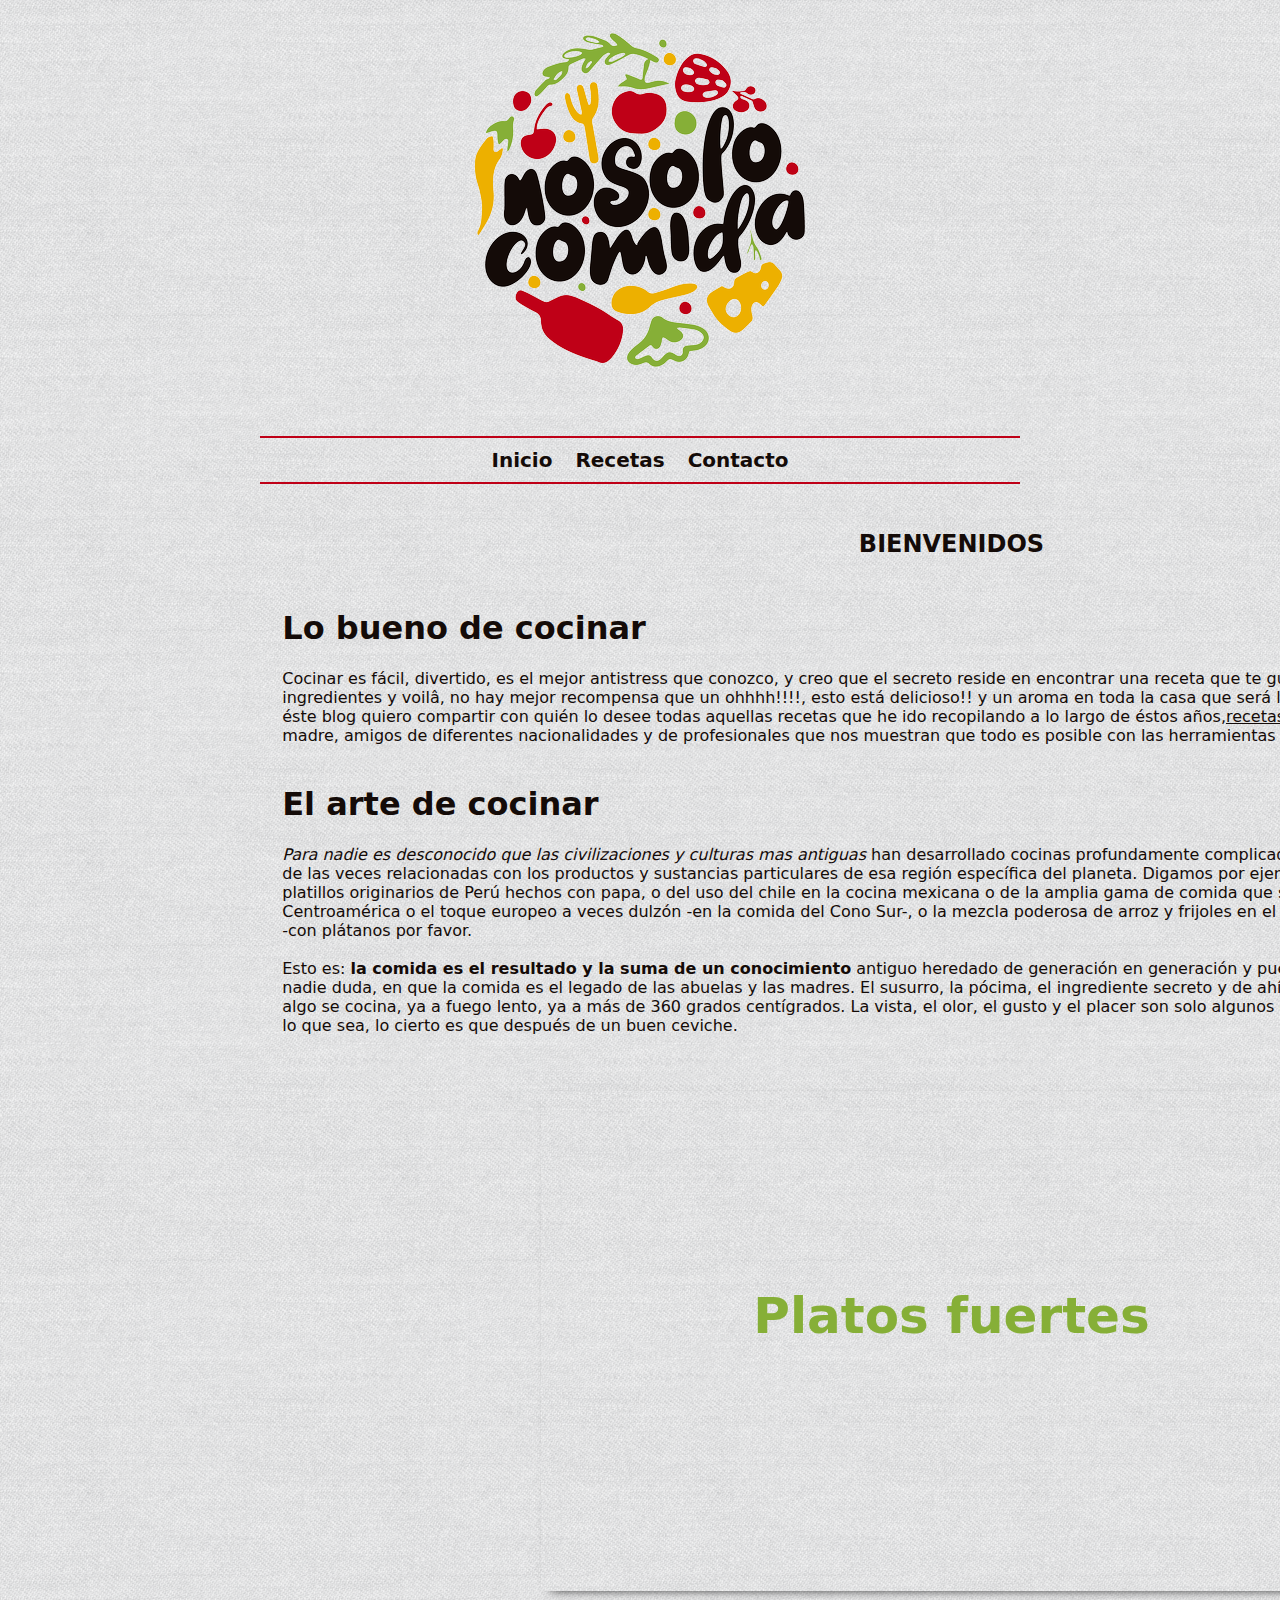
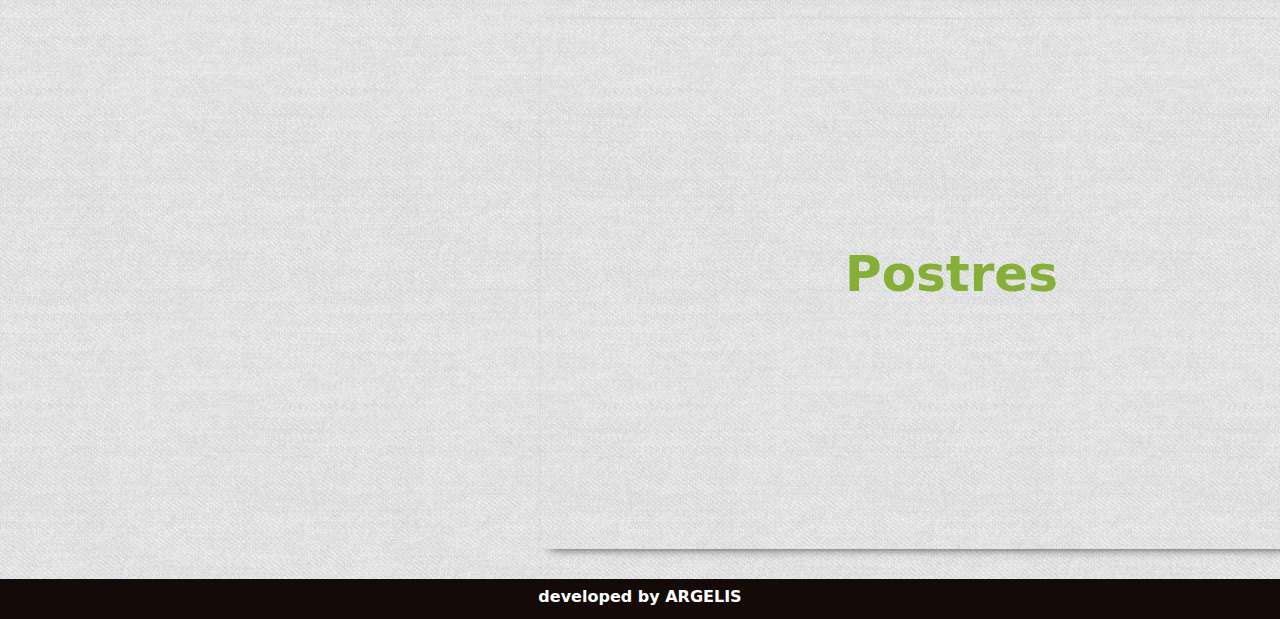
<file: index.html>
<!DOCTYPE html>
<html lang="en">
<head>
    <meta name="Description" content="Sitio web de recetas">
    <meta name="Keywords" content="recetas, comida, cocinar">
    <meta charset="UTF-8">
    <meta http-equiv="X-UA-Compatible" content="IE=edge">
    <meta name="viewport" content="width=device-width, initial-scale=1.0">
    <link rel="stylesheet" href="styles.css">
    <title>nosofo comida</title>
</head>
<body>
    <div id="caja">
        <header><a href="index.html"><img id="logo" src="img/logo.png" alt=""></a></header>
        <!--MENU-->
        <nav id="nav">
            <ol>
                <li><a href="index.html">Inicio</a></li>
                <li><a href="recetas.html">Recetas</a></li>
                <li><a href="contacto.html">Contacto</a></li>
            </ol>
        </nav>
        <section id="bienvenida">
            <article>
                <!--TEXTO DE BIENVENIDA-->
                <h2 id="titulo">BIENVENIDOS</h2>
                <p> <h1 id="sub1">Lo bueno de cocinar</h1> Cocinar es fácil, divertido, es el mejor antistress que conozco, y creo que el secreto reside en encontrar una receta que te guste, un poco de paciencia, buenos<br> 
                     ingredientes y voilâ, no hay mejor recompensa que un ohhhh!!!!, esto está delicioso!! y un aroma en toda la casa que será la envidia de todo el vecindario. Con<br>
                     éste blog quiero compartir con quién lo desee todas aquellas recetas que he ido recopilando a lo largo de éstos años,<b id="underline">recetas de mis abuelas</b> , tías abuelas, mi<br>
                     madre, amigos de diferentes nacionalidades y de profesionales que nos muestran que todo es posible con las herramientas que tenemos en la cocina.
                    
                    
                    <br><br>
                    <h1 id="sub2">El arte de cocinar</h1>
                    <b id="cursiva">Para nadie es desconocido que las civilizaciones y culturas mas antiguas</b> han desarrollado cocinas profundamente complicadas, complejas y deliciosas. En más<br>
                     de las veces relacionadas con los productos y sustancias particulares de esa región específica del planeta. Digamos por ejemplo la grandísima variedad de<br>
                     platillos originarios de Perú hechos con papa, o del uso del chile en la cocina mexicana o de la amplia gama de comida que se hace en base a maíz en<br>
                     Centroamérica o el toque europeo a veces dulzón -en la comida del Cono Sur-, o la mezcla poderosa de arroz y frijoles en el área del Caribe… <br>-con plátanos por favor.
                    
                    <br><br>

                    Esto es: <b>la comida es el resultado y la suma de un conocimiento</b> antiguo heredado de generación en generación y puede definir a un pueblo…Todos coinciden y <br>nadie 
                    duda, en que la comida es el legado de las abuelas y las madres. El susurro, la pócima, el ingrediente secreto y de ahí a la receta. El caso es que siempre <br>algo se 
                    cocina, ya a fuego lento, ya a más de 360 grados centígrados. La vista, el olor, el gusto y el placer son solo algunos de sus sinónimos, motivaciones o <br>lo que sea, 
                    lo cierto es que después de un buen ceviche.</p>
                    
            </article>
            <!--RECETAS-->
            <article id="categoria">
                <div id="platos"><a href="recetas.html">Platos fuertes</a></div>
                <div id="platos"><a href="recetas.html">Postres</a></div>
            </article>
        </section>
        <footer>developed by ARGELIS</footer>
    </div>
</body>
</html>
</file>
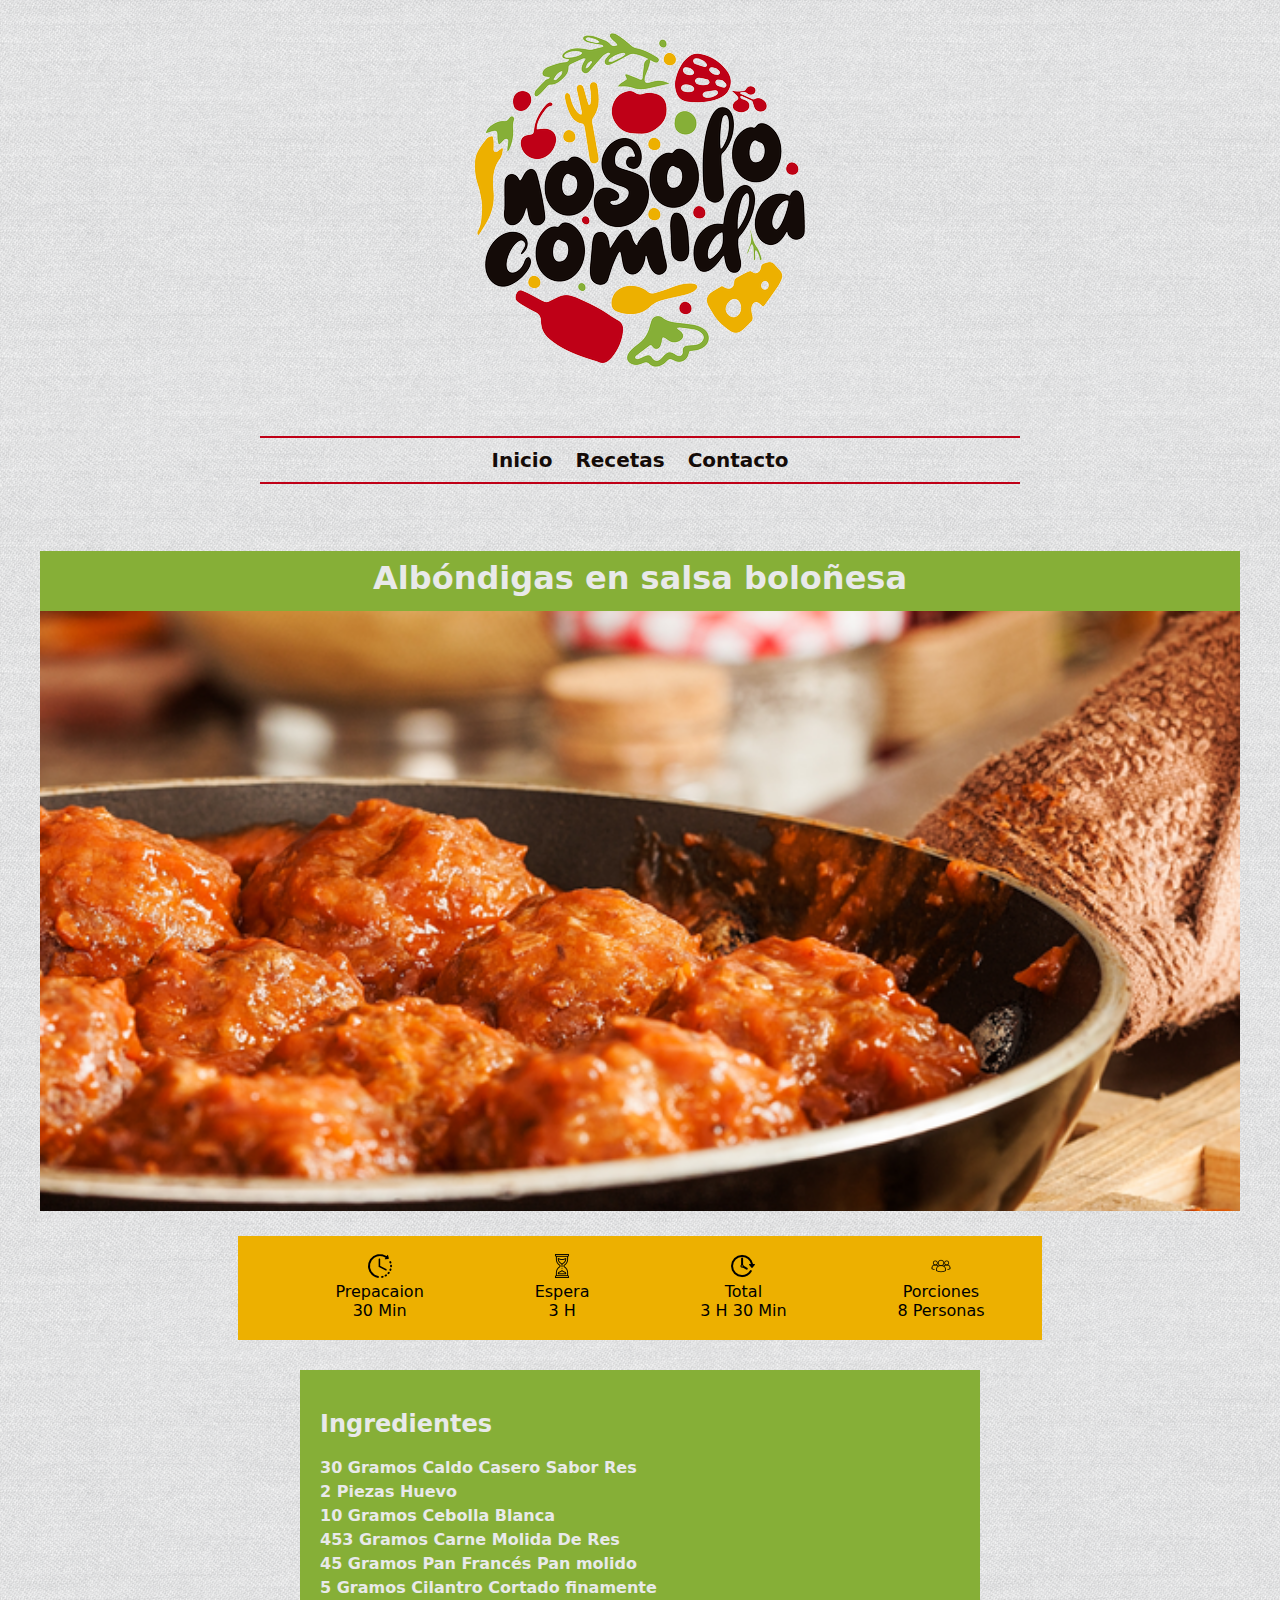
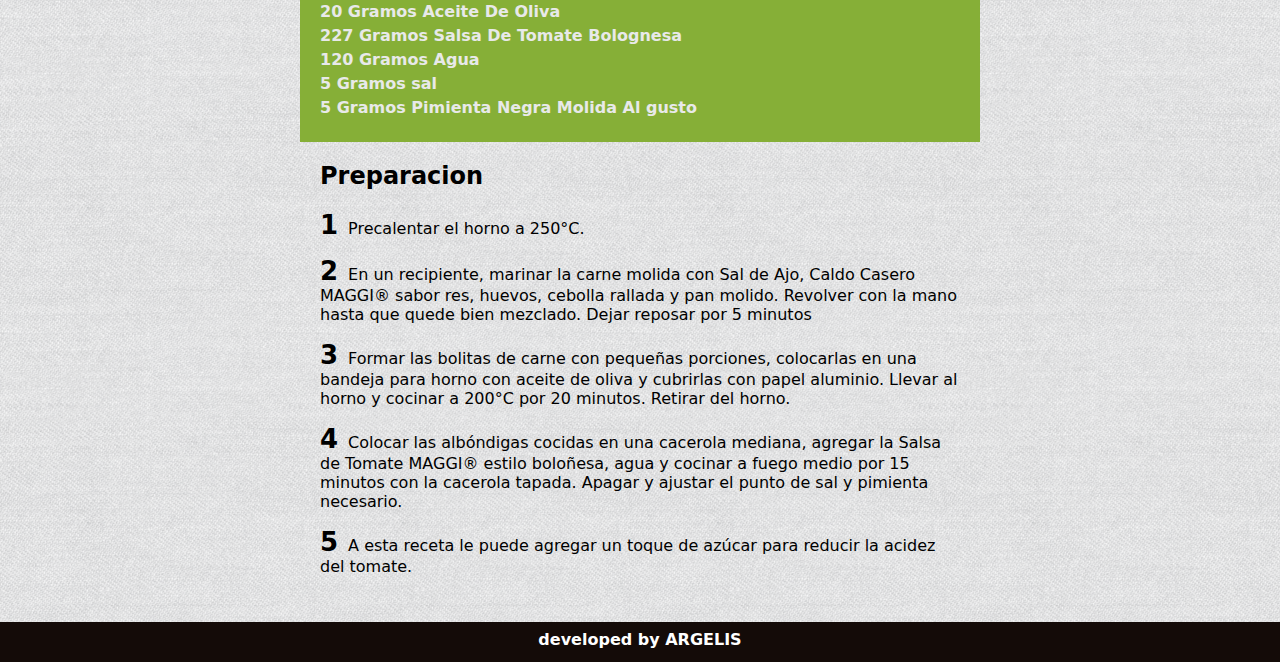
<file: albondigas.html>
<!DOCTYPE html>
<html lang="en">
<head>
    <meta name="Description" content="Sitio web de recetas">
    <meta name="Keywords" content="recetas, comida, albondigas">
    <meta charset="UTF-8">
    <meta http-equiv="X-UA-Compatible" content="IE=edge">
    <meta name="viewport" content="width=device-width, initial-scale=1.0">
    <link rel="stylesheet" href="styles.css">
    <title>nosofo comida albondigas</title>
</head>
<body>
    <div id="caja">
        <header><a href="index.html"><img id="logo" src="img/logo.png" alt=""></a></header>
        <!--MENU-->
        <nav id="nav">
            <ol>
                <li><a href="index.html">Inicio</a></li>
                <li><a href="recetas.html">Recetas</a></li>
                <li><a href="contacto.html">Contacto</a></li>
            </ol>
        </nav>

        <div id="img-receta">
            <h1>Albóndigas en salsa boloñesa</h1>
            <a href="https://www.recetasnestlecam.com/recetas/lunch/albondigas-en-salsa-bolonesa"><img src="img/albondigas.png" alt=""></a>
        </div>

        <div id="bar">
            <ol>
                <li><img src="img/tiempo-restante.png" alt=""><br> <p>Prepacaion</p> <p>30 Min</p></li>
                <li><img src="img/reloj-de-arena.png" alt=""><br> <p>Espera</p> <p>3 H</p></li>
                <li><img src="img/paso-del-tiempo.png" alt=""><br> <p>Total</p> <p>3 H 30 Min</p></li>
                <li><img src="img/grupo-de-chat.png" alt=""><br> <p>Porciones</p> <p>8 Personas</p></li>
            </ol>
        </div>
        <!--INGREDIENTES-->
        <div id="ingredientes">
            <h2>Ingredientes</h2>
            <tr>
                <td><p>30 Gramos Caldo Casero Sabor Res</p></td>
                <td><p>2 Piezas Huevo</p></td>
                <td><p>10 Gramos Cebolla Blanca</p></td>
                <td><p>453 Gramos Carne Molida De Res</p></td>
                <td><p>45 Gramos Pan Francés Pan molido</p></td>
                <td><p>5 Gramos Cilantro Cortado finamente</p></td>
                <td><p>20 Gramos Aceite De Oliva</p></td>
                <td><p>227 Gramos Salsa De Tomate Bolognesa</p></td>
                <td><p>120 Gramos Agua</p></td>
                <td><p>5 Gramos sal</p></td>
                <td><p>5 Gramos Pimienta Negra Molida Al gusto</p></td>
            </tr>

        </div>
        <!--ELABORACION-->
        <div id="elaboracion">
            <h2>Preparacion</h2>
            <p><b>1</b>Precalentar el horno a 250°C.</p>
            <p><b>2</b>En un recipiente, marinar la carne molida con Sal de Ajo, Caldo Casero MAGGI® sabor res, huevos, cebolla rallada y pan molido. Revolver con la mano hasta que quede bien mezclado. Dejar reposar por 5 minutos</p>
            <p><b>3</b>Formar las bolitas de carne con pequeñas porciones, colocarlas en una bandeja para horno con aceite de oliva y cubrirlas con papel aluminio. Llevar al horno y cocinar a 200°C por 20 minutos. Retirar del horno.</p>
            <p><b>4</b>Colocar las albóndigas cocidas en una cacerola mediana, agregar la Salsa de Tomate MAGGI® estilo boloñesa, agua y cocinar a fuego medio por 15 minutos con la cacerola tapada. Apagar y ajustar el punto de sal y pimienta necesario.</p>
            <p><b>5</b>A esta receta le puede agregar un toque de azúcar para reducir la acidez del tomate.</p>
        </div>

        <footer>developed by ARGELIS</footer>
    </div>
</body>
</html>
</file>
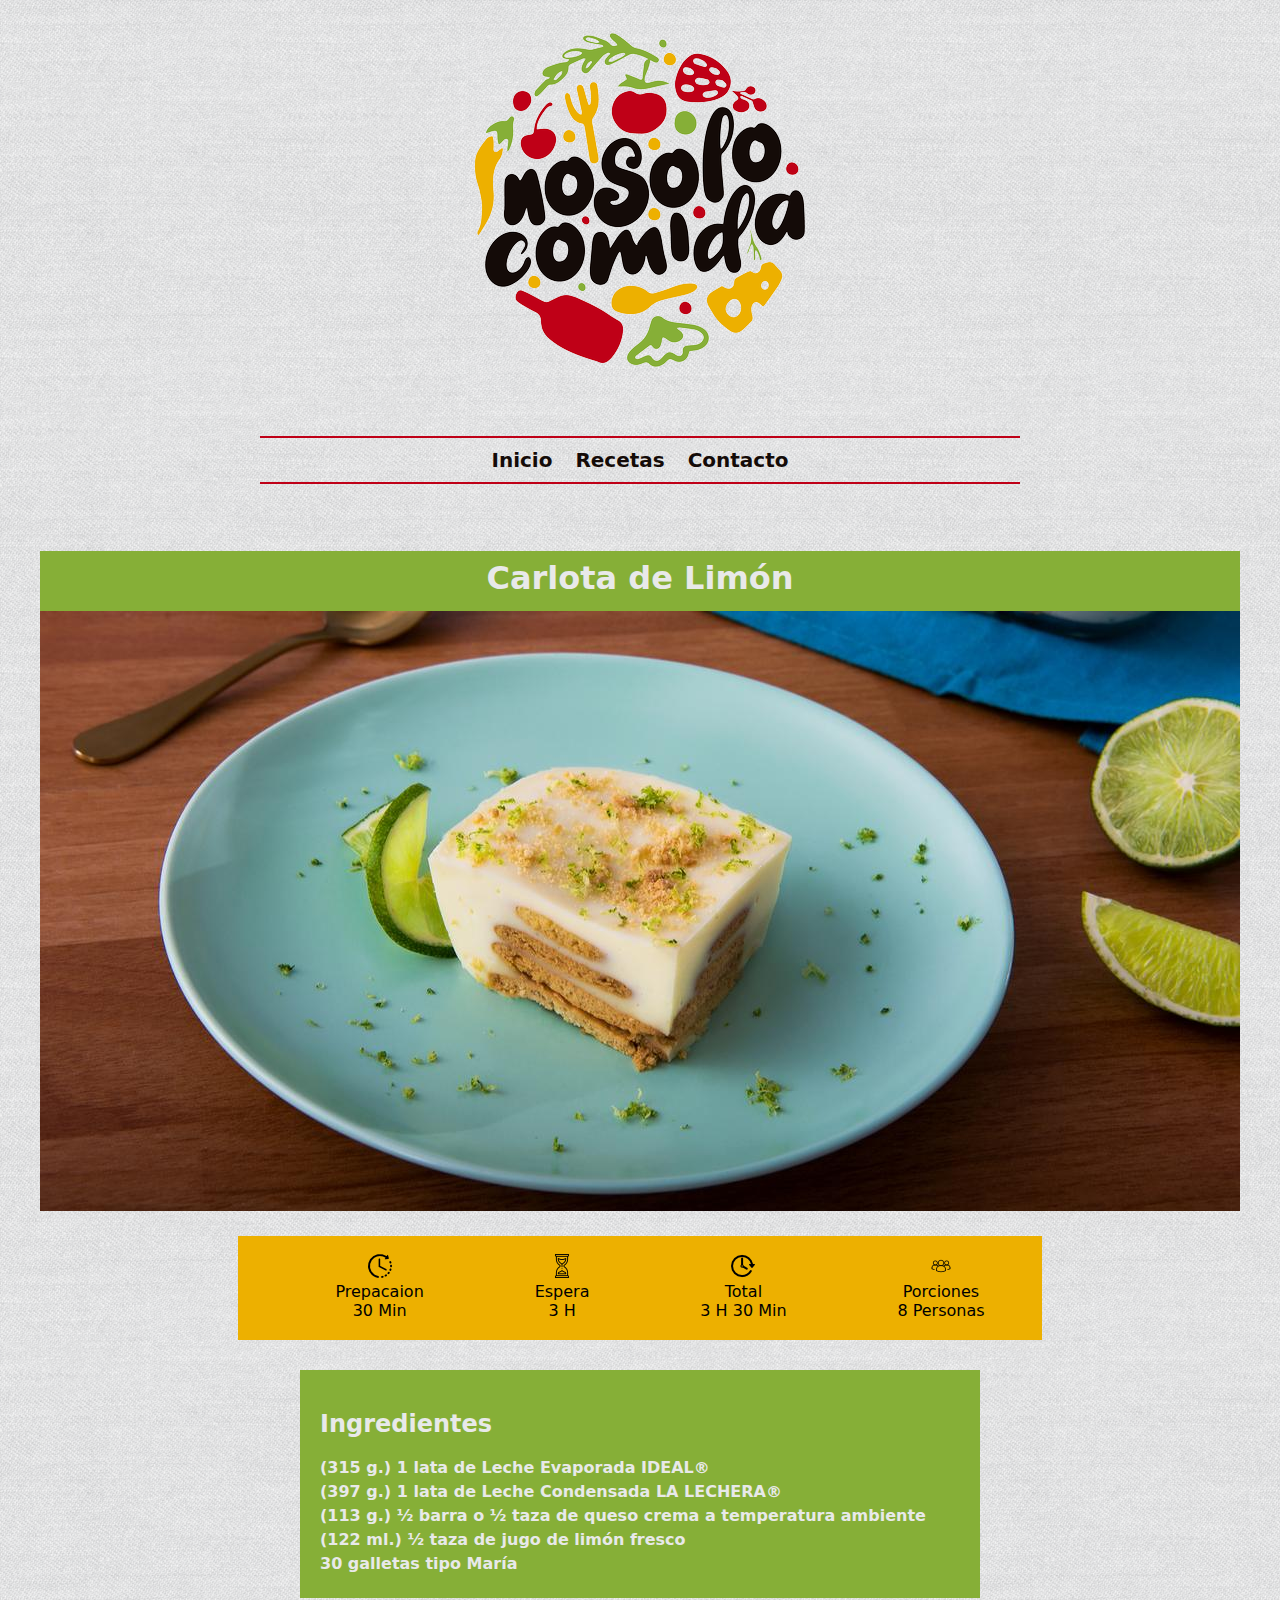
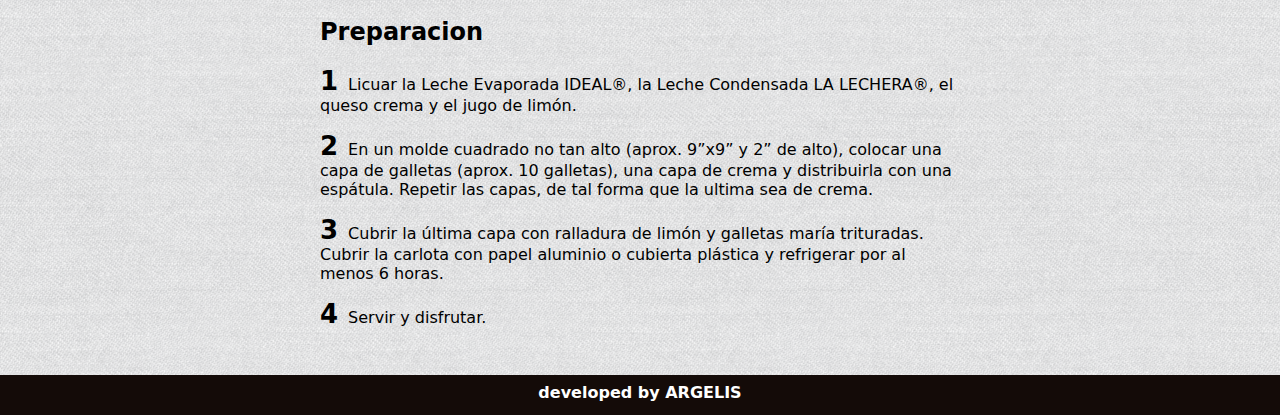
<file: carlota.html>
<!DOCTYPE html>
<html lang="en">
<head>
    <meta name="Description" content="Sitio web de recetas">
    <meta name="Keywords" content="recetas, comida, carlota">
    <meta charset="UTF-8">
    <meta http-equiv="X-UA-Compatible" content="IE=edge">
    <meta name="viewport" content="width=device-width, initial-scale=1.0">
    <link rel="stylesheet" href="styles.css">
    <title>carlota</title>
</head>
<body>
    <div id="caja">
        <header><a href="index.html"><img id="logo" src="img/logo.png" alt=""></a></header>
        <!--MENU-->
        <nav id="nav">
            <ol>
                <li><a href="index.html">Inicio</a></li>
                <li><a href="recetas.html">Recetas</a></li>
                <li><a href="contacto.html">Contacto</a></li>
            </ol>
        </nav>

        <div id="img-receta">
            <h1>Carlota de Limón</h1>
            <a href="https://www.recetasnestlecam.com/recetas/carlota-de-limon"><img src="img/carlota.jpg" alt=""></a>
        </div>

        <div id="bar">
            <ol>
                <li><img src="img/tiempo-restante.png" alt=""><br> <p>Prepacaion</p> <p>30 Min</p></li>
                <li><img src="img/reloj-de-arena.png" alt=""><br> <p>Espera</p> <p>3 H</p></li>
                <li><img src="img/paso-del-tiempo.png" alt=""><br> <p>Total</p> <p>3 H 30 Min</p></li>
                <li><img src="img/grupo-de-chat.png" alt=""><br> <p>Porciones</p> <p>8 Personas</p></li>
            </ol>
        </div>
        <!--INGREDIENTES-->
        <div id="ingredientes">
            <h2>Ingredientes</h2>
            <tr>
                <td><p>(315 g.) 1 lata de Leche Evaporada IDEAL®</p></td>
                <td><p>(397 g.) 1 lata de Leche Condensada LA LECHERA®</p></td>
                <td><p>(113 g.) ½ barra o ½ taza de queso crema a temperatura ambiente</p></td>
                <td><p>(122 ml.) ½ taza de jugo de limón fresco</p></td>
                <td><p>30 galletas tipo María</p></td>
            </tr>
            
        </div>
        <!--ELABORACION-->
        <div id="elaboracion">
            <h2>Preparacion</h2>
            <p><b>1</b>Licuar la Leche Evaporada IDEAL®, la Leche Condensada LA LECHERA®, el queso crema y el jugo de limón.</p>
            <p><b>2</b>En un molde cuadrado no tan alto (aprox. 9”x9” y 2” de alto), colocar una capa de galletas (aprox. 10 galletas), una capa de crema y distribuirla con una espátula. Repetir las capas, de tal forma que la ultima sea de crema.</p>
            <p><b>3</b>Cubrir la última capa con ralladura de limón y galletas maría trituradas. Cubrir la carlota con papel aluminio o cubierta plástica y refrigerar por al menos 6 horas.</p>
            <p><b>4</b>Servir y disfrutar.</p>
        </div>

        <footer>developed by ARGELIS</footer>
    </div>
</body>
</html>
</file>
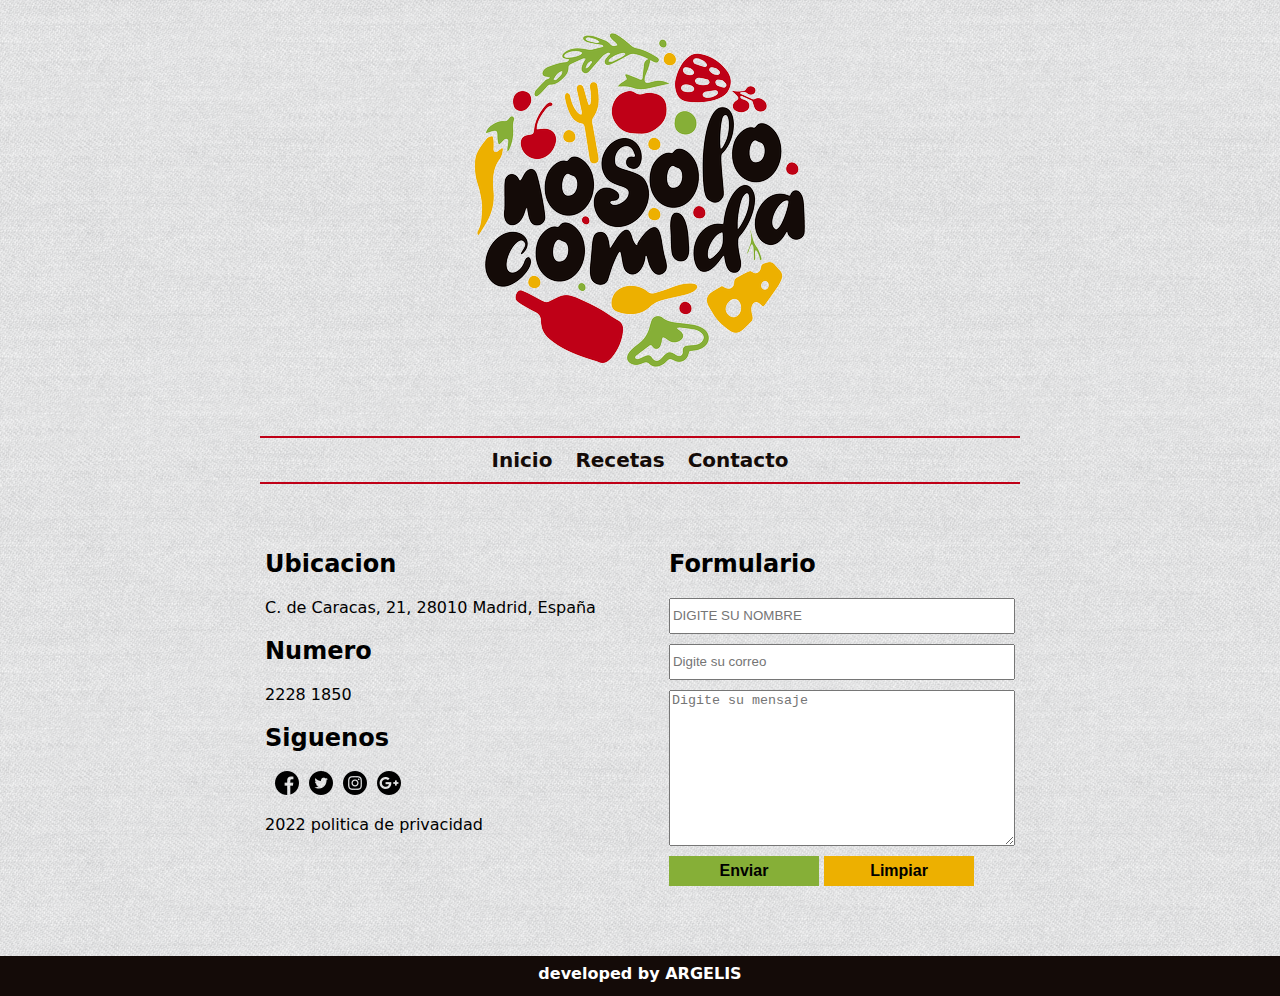
<file: contacto.html>
<!DOCTYPE html>
<html lang="en">
<head>
    <meta name="Description" content="Sitio web de recetas">
    <meta name="Keywords" content="recetas, comida, contacto">
    <meta charset="UTF-8">
    <meta http-equiv="X-UA-Compatible" content="IE=edge">
    <meta name="viewport" content="width=device-width, initial-scale=1.0">
    <link rel="stylesheet" href="styles.css">
    <title>nosofo comida contacto</title>
</head>
<body>
    <div id="caja">
        <header><a href="index.html"><img id="logo" src="img/logo.png" alt=""></a></header>
        <!--MENU-->
        <nav id="nav">
            <ol>
                <li><a href="index.html">Inicio</a></li>
                <li><a href="recetas.html">Recetas</a></li>
                <li><a href="contacto.html">Contacto</a></li>
            </ol>
        </nav>
         <!--Inicio pagina de contacto-->
        <div id="contacto">
            <div id="ubicacion">
                <h2>Ubicacion</h2>
                <p>C. de Caracas, 21, 28010 Madrid, España</p>
                <h2>Numero</h2>
                <p>2228 1850</p>
                <h2>Siguenos</h2>
                <div id="iconos">
                    <img id="icono" src="img/facebook (1).png" alt=""><img id="icono" src="img/twitter.png" alt=""><img id="icono" src="img/instagram (1).png" alt=""><img id="icono" src="img/google-plus.png" alt="">
                </div>
                <p>2022 politica de privacidad</p>
            </div>
            <!--FORMULARIO DE CONTACTO-->
            <div id="Formulario">
                <h2>Formulario</h2>
                <form action="" id="form">
                    <input id="upper" type="text" placeholder="Digite su nombre">
                    <input type="text" placeholder="Digite su correo">
                    <textarea name="" id="" cols="30" rows="10" placeholder="Digite su mensaje" cols="45"></textarea>
                    <div id="contacbtn">
                        <input id="btn_form" type="button" value="Enviar">
                        <button id="btn_form" type="reset">Limpiar</button>
                    </div>
                </form>
            </div>
        </div>

        <footer>developed by ARGELIS</footer>
    </div>
</body>
</html>
</file>
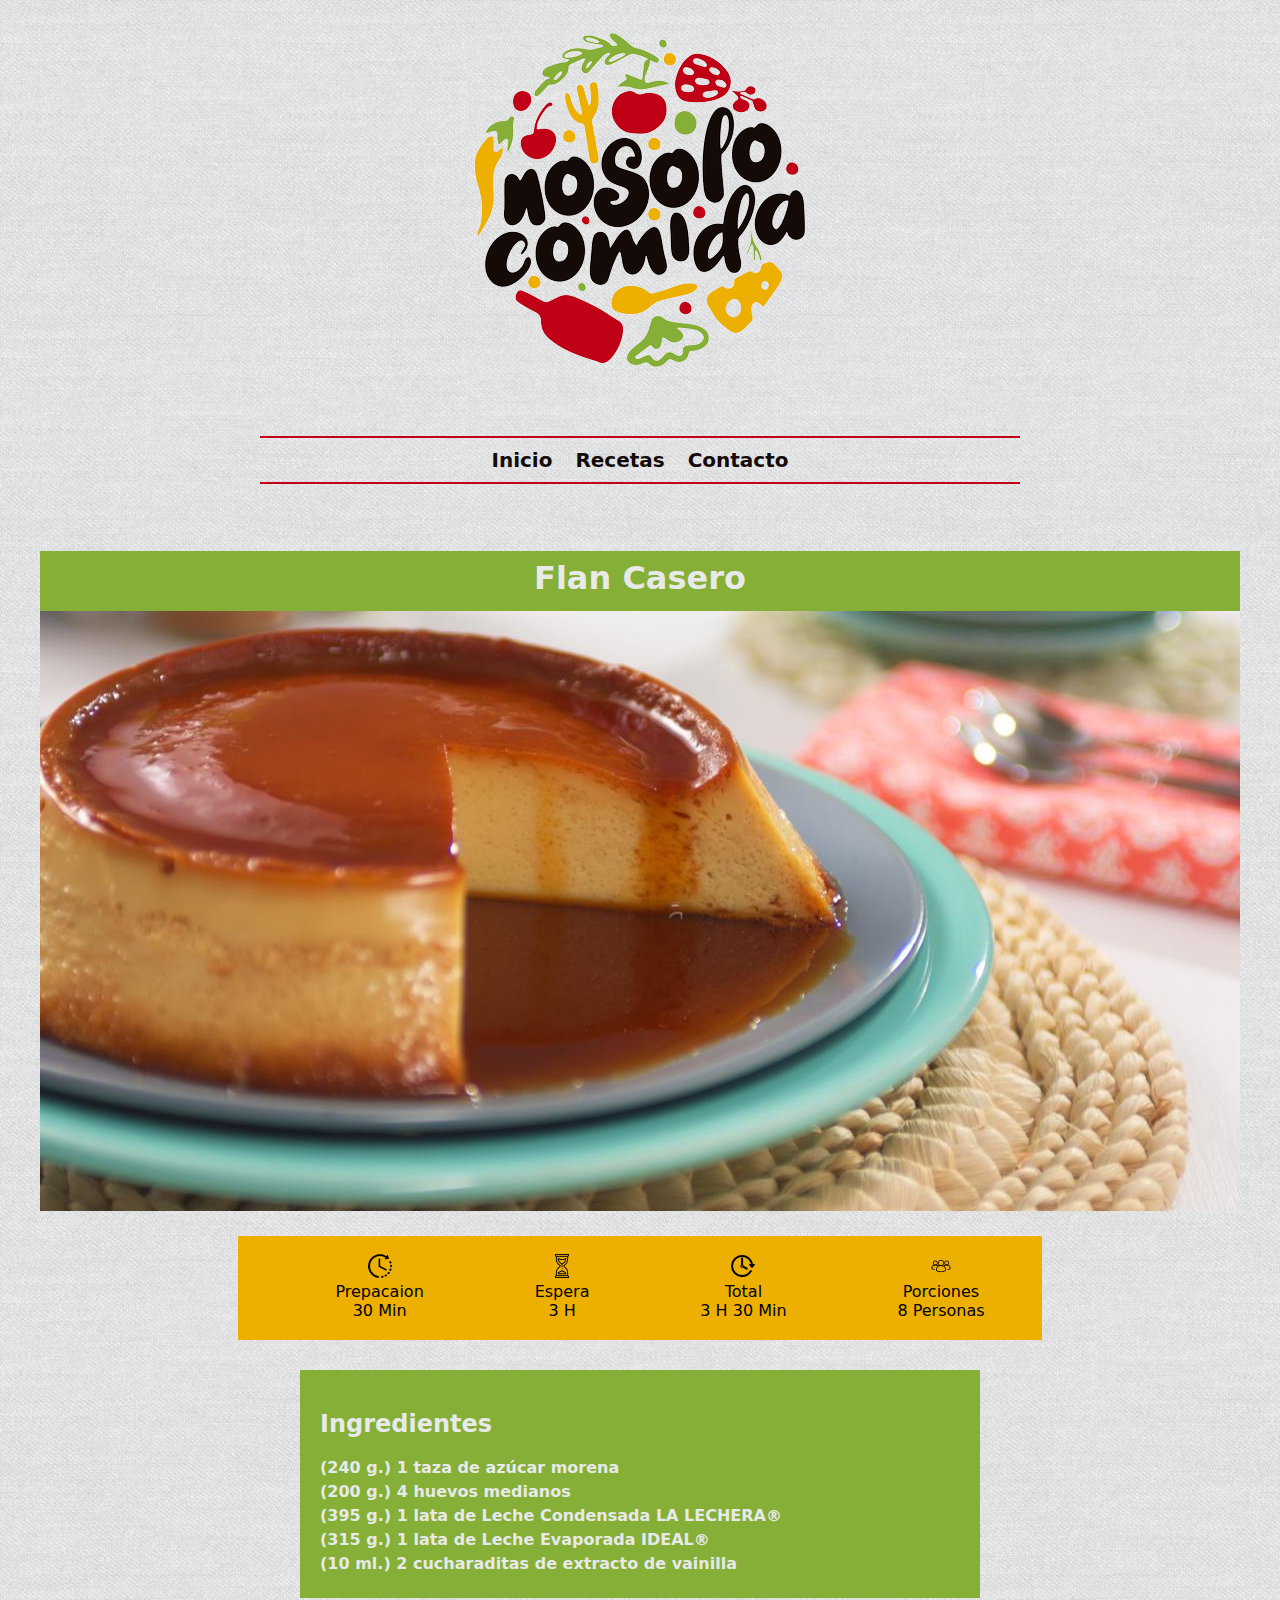
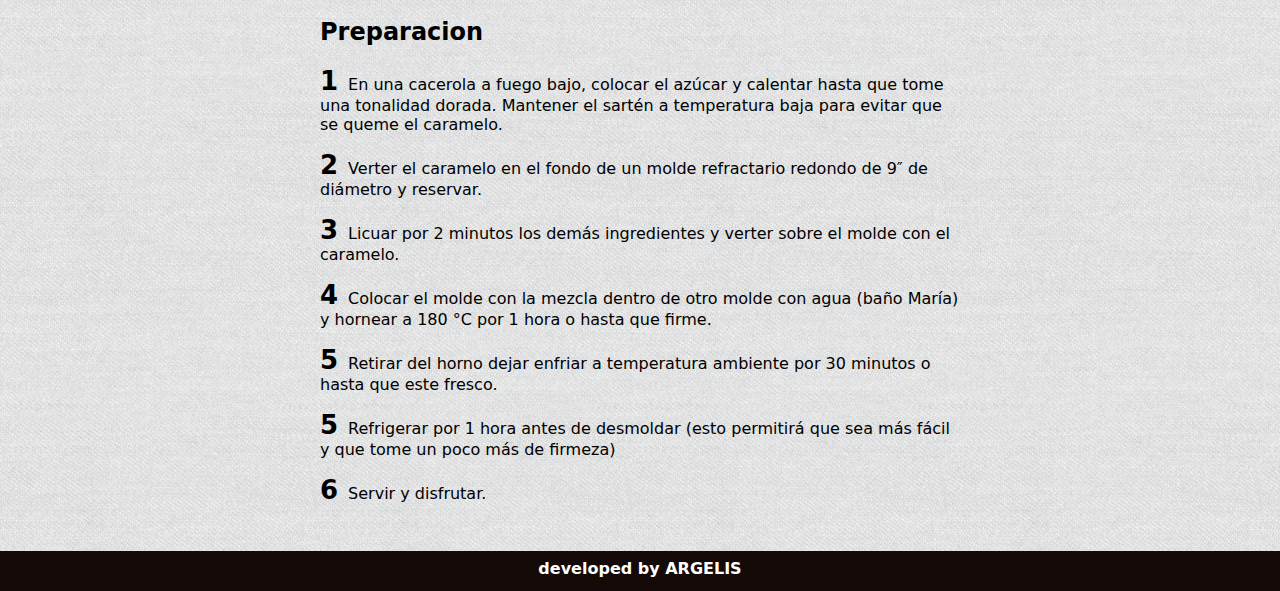
<file: flan.html>
<!DOCTYPE html>
<html lang="en">
<head>
    <meta name="Description" content="Sitio web de recetas">
    <meta name="Keywords" content="recetas, comida, flan">
    <meta charset="UTF-8">
    <meta http-equiv="X-UA-Compatible" content="IE=edge">
    <meta name="viewport" content="width=device-width, initial-scale=1.0">
    <link rel="stylesheet" href="styles.css">
    <title>nosofo comida flan</title>
</head>
<body>
    <div id="caja">
        <header><a href="index.html"><img id="logo" src="img/logo.png" alt=""></a></header>
        <!--MENU-->
        <nav id="nav">
            <ol>
                <li><a href="index.html">Inicio</a></li>
                <li><a href="recetas.html">Recetas</a></li>
                <li><a href="contacto.html">Contacto</a></li>
            </ol>
        </nav>

        <div id="img-receta">
            <h1>Flan Casero</h1>
            <a href="https://www.recetasnestlecam.com/postres/flan-casero"><img src="img/flan.jpg" alt=""></a>
        </div>

        <div id="bar">
            <ol>
                <li><img src="img/tiempo-restante.png" alt=""><br> <p>Prepacaion</p> <p>30 Min</p></li>
                <li><img src="img/reloj-de-arena.png" alt=""><br> <p>Espera</p> <p>3 H</p></li>
                <li><img src="img/paso-del-tiempo.png" alt=""><br> <p>Total</p> <p>3 H 30 Min</p></li>
                <li><img src="img/grupo-de-chat.png" alt=""><br> <p>Porciones</p> <p>8 Personas</p></li>
            </ol>
        </div>
        <!--INGREDIENTES-->
        <div id="ingredientes">
            <h2>Ingredientes</h2>
            <tr>
                <td><p>(240 g.) 1 taza de azúcar morena</p></td>
                <td><p>(200 g.) 4 huevos medianos</p></td>
                <td><p>(395 g.) 1 lata de Leche Condensada LA LECHERA®</p></td>
                <td><p>(315 g.) 1 lata de Leche Evaporada IDEAL®</p></td>
                <td><p>(10 ml.) 2 cucharaditas de extracto de vainilla</p></td>
            </tr>
            
        </div>
        <!--ELABORACION-->
        <div id="elaboracion">
            <h2>Preparacion</h2>
            <p><b>1</b>En una cacerola a fuego bajo, colocar el azúcar y calentar hasta que tome una tonalidad dorada. Mantener el sartén a temperatura baja para evitar que se queme el caramelo.</p>
            <p><b>2</b>Verter el caramelo en el fondo de un molde refractario redondo de 9″ de diámetro y reservar.</p>
            <p><b>3</b>Licuar por 2 minutos los demás ingredientes y verter sobre el molde con el caramelo.</p>
            <p><b>4</b>Colocar el molde con la mezcla dentro de otro molde con agua (baño María) y hornear a 180 °C por 1 hora o hasta que firme.</p>
            <p><b>5</b>Retirar del horno dejar enfriar a temperatura ambiente por 30 minutos o hasta que este fresco.</p>
            <p><b>5</b>Refrigerar por 1 hora antes de desmoldar (esto permitirá que sea más fácil y que tome un poco más de firmeza)</p>
            <p><b>6</b>Servir y disfrutar.</p>
        </div>

        <footer>developed by ARGELIS</footer>
    </div>
</body>
</html>
</file>
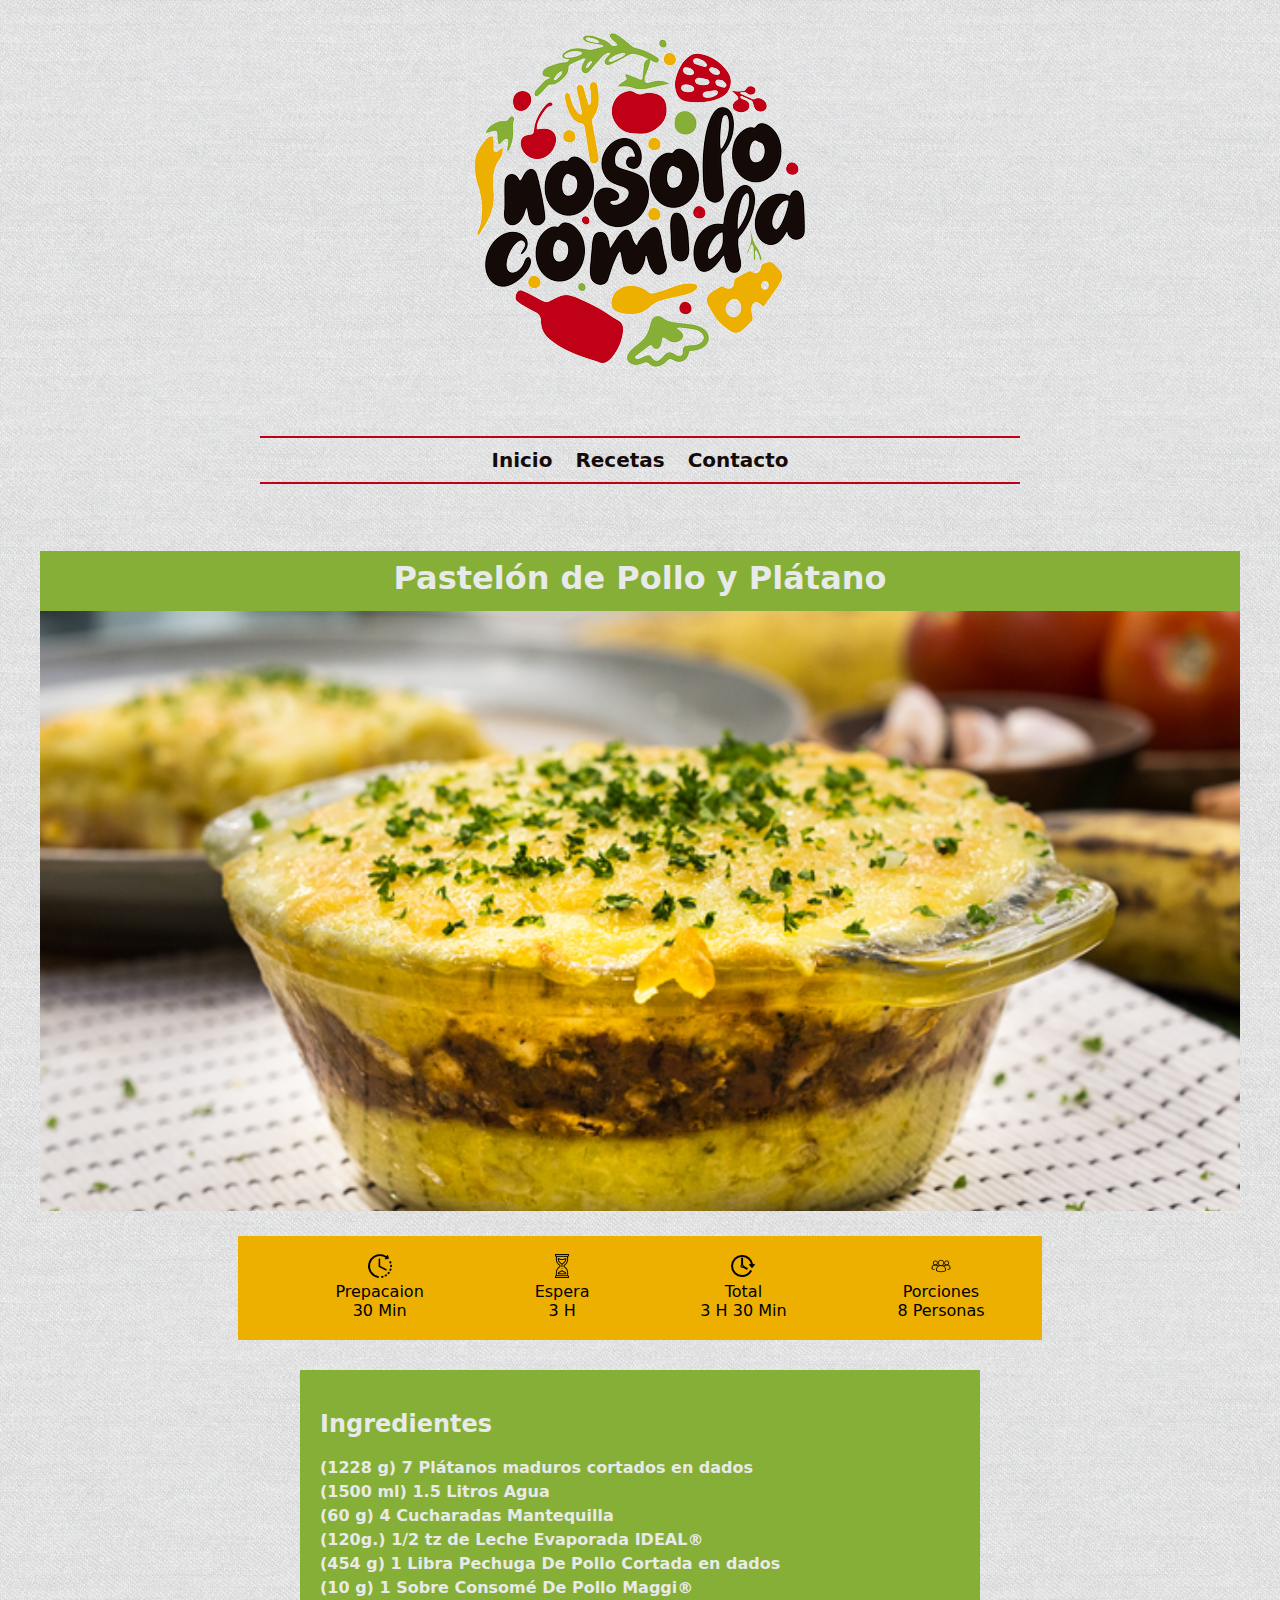
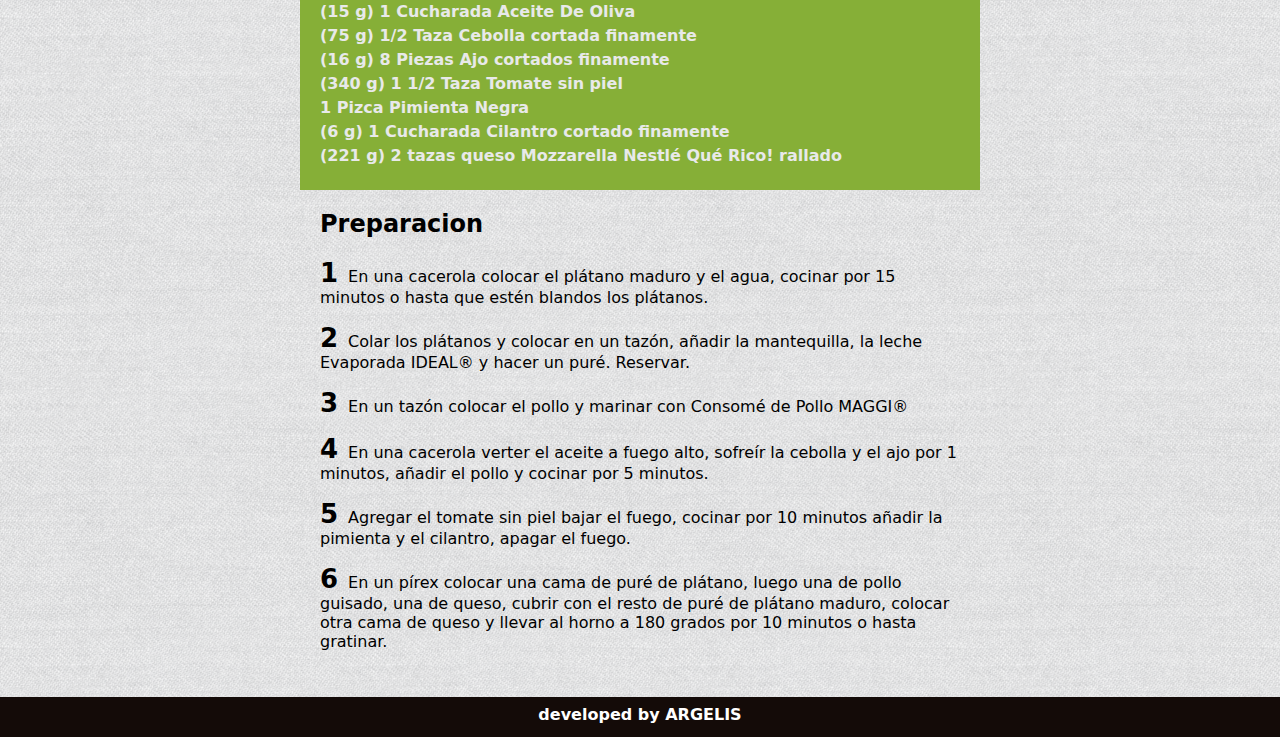
<file: pastelon.html>
<!DOCTYPE html>
<html lang="en">
<head>
    <meta name="Description" content="Sitio web de recetas">
    <meta name="Keywords" content="recetas, comida, pastelon">
    <meta charset="UTF-8">
    <meta http-equiv="X-UA-Compatible" content="IE=edge">
    <meta name="viewport" content="width=device-width, initial-scale=1.0">
    <link rel="stylesheet" href="styles.css">
    <title>nosofo comida pastelon</title>
</head>
<body>
    <div id="caja">
        <header><a href="index.html"><img id="logo" src="img/logo.png" alt=""></a></header>
        <!--MENU-->
        <nav id="nav">
            <ol>
                <li><a href="index.html">Inicio</a></li>
                <li><a href="recetas.html">Recetas</a></li>
                <li><a href="contacto.html">Contacto</a></li>
            </ol>
        </nav>

        <div id="img-receta">
            <h1>Pastelón de Pollo y Plátano</h1>
            <a href="https://www.recetasnestlecam.com/pollo/pastelon-pollo-y-platano"><img src="img/pastel-pollo.png" alt=""></a>
        </div>

        <div id="bar">
            <ol>
                <li><img src="img/tiempo-restante.png" alt=""><br> <p>Prepacaion</p> <p>30 Min</p></li>
                <li><img src="img/reloj-de-arena.png" alt=""><br> <p>Espera</p> <p>3 H</p></li>
                <li><img src="img/paso-del-tiempo.png" alt=""><br> <p>Total</p> <p>3 H 30 Min</p></li>
                <li><img src="img/grupo-de-chat.png" alt=""><br> <p>Porciones</p> <p>8 Personas</p></li>
            </ol>
        </div>
        <!--INGREDIENTES-->
        <div id="ingredientes">
            <h2>Ingredientes</h2>
            <tr>
                <td><p>(1228 g) 7 Plátanos maduros cortados en dados</p></td>
                <td><p>(1500 ml) 1.5 Litros Agua</p></td>
                <td><p>(60 g) 4 Cucharadas Mantequilla</p></td>
                <td><p>(120g.) 1/2 tz de Leche Evaporada IDEAL®</p></td>
                <td><p>(454 g) 1 Libra Pechuga De Pollo Cortada en dados</p></td>
                <td><p>(10 g) 1 Sobre Consomé De Pollo Maggi®</p></td>
                <td><p>(15 g) 1 Cucharada Aceite De Oliva</p></td>
                <td><p>(75 g) 1/2 Taza Cebolla cortada finamente</p></td>
                <td><p>(16 g) 8 Piezas Ajo cortados finamente</p></td>
                <td><p>(340 g) 1 1/2 Taza Tomate sin piel</p></td>
                <td><p>1 Pizca Pimienta Negra</p></td>
                <td><p>(6 g) 1 Cucharada Cilantro cortado finamente</p></td>
                <td><p>(221 g) 2 tazas queso Mozzarella Nestlé Qué Rico! rallado</p></td>
            </tr>

        </div>
        <!--ELABORACION-->
        <div id="elaboracion">
            <h2>Preparacion</h2>
            <p><b>1</b>En una cacerola colocar el plátano maduro y el agua, cocinar por 15 minutos o hasta que estén blandos los plátanos.</p>
            <p><b>2</b>Colar los plátanos y colocar en un tazón, añadir la mantequilla, la leche Evaporada IDEAL® y hacer un puré. Reservar.</p>
            <p><b>3</b>En un tazón colocar el pollo y marinar con Consomé de Pollo MAGGI®</p>
            <p><b>4</b>En una cacerola verter el aceite a fuego alto, sofreír la cebolla y el ajo por 1 minutos, añadir el pollo y cocinar por 5 minutos.</p>
            <p><b>5</b>Agregar el tomate sin piel bajar el fuego, cocinar por 10 minutos añadir la pimienta y el cilantro, apagar el fuego.</p>
            <p><b>6</b>En un pírex colocar una cama de puré de plátano, luego una de pollo guisado, una de queso, cubrir con el resto de puré de plátano maduro, colocar otra cama de queso y llevar al horno a 180 grados por 10 minutos o hasta gratinar.</p>
        </div>

        <footer>developed by ARGELIS</footer>
    </div>
</body>
</html>
</file>
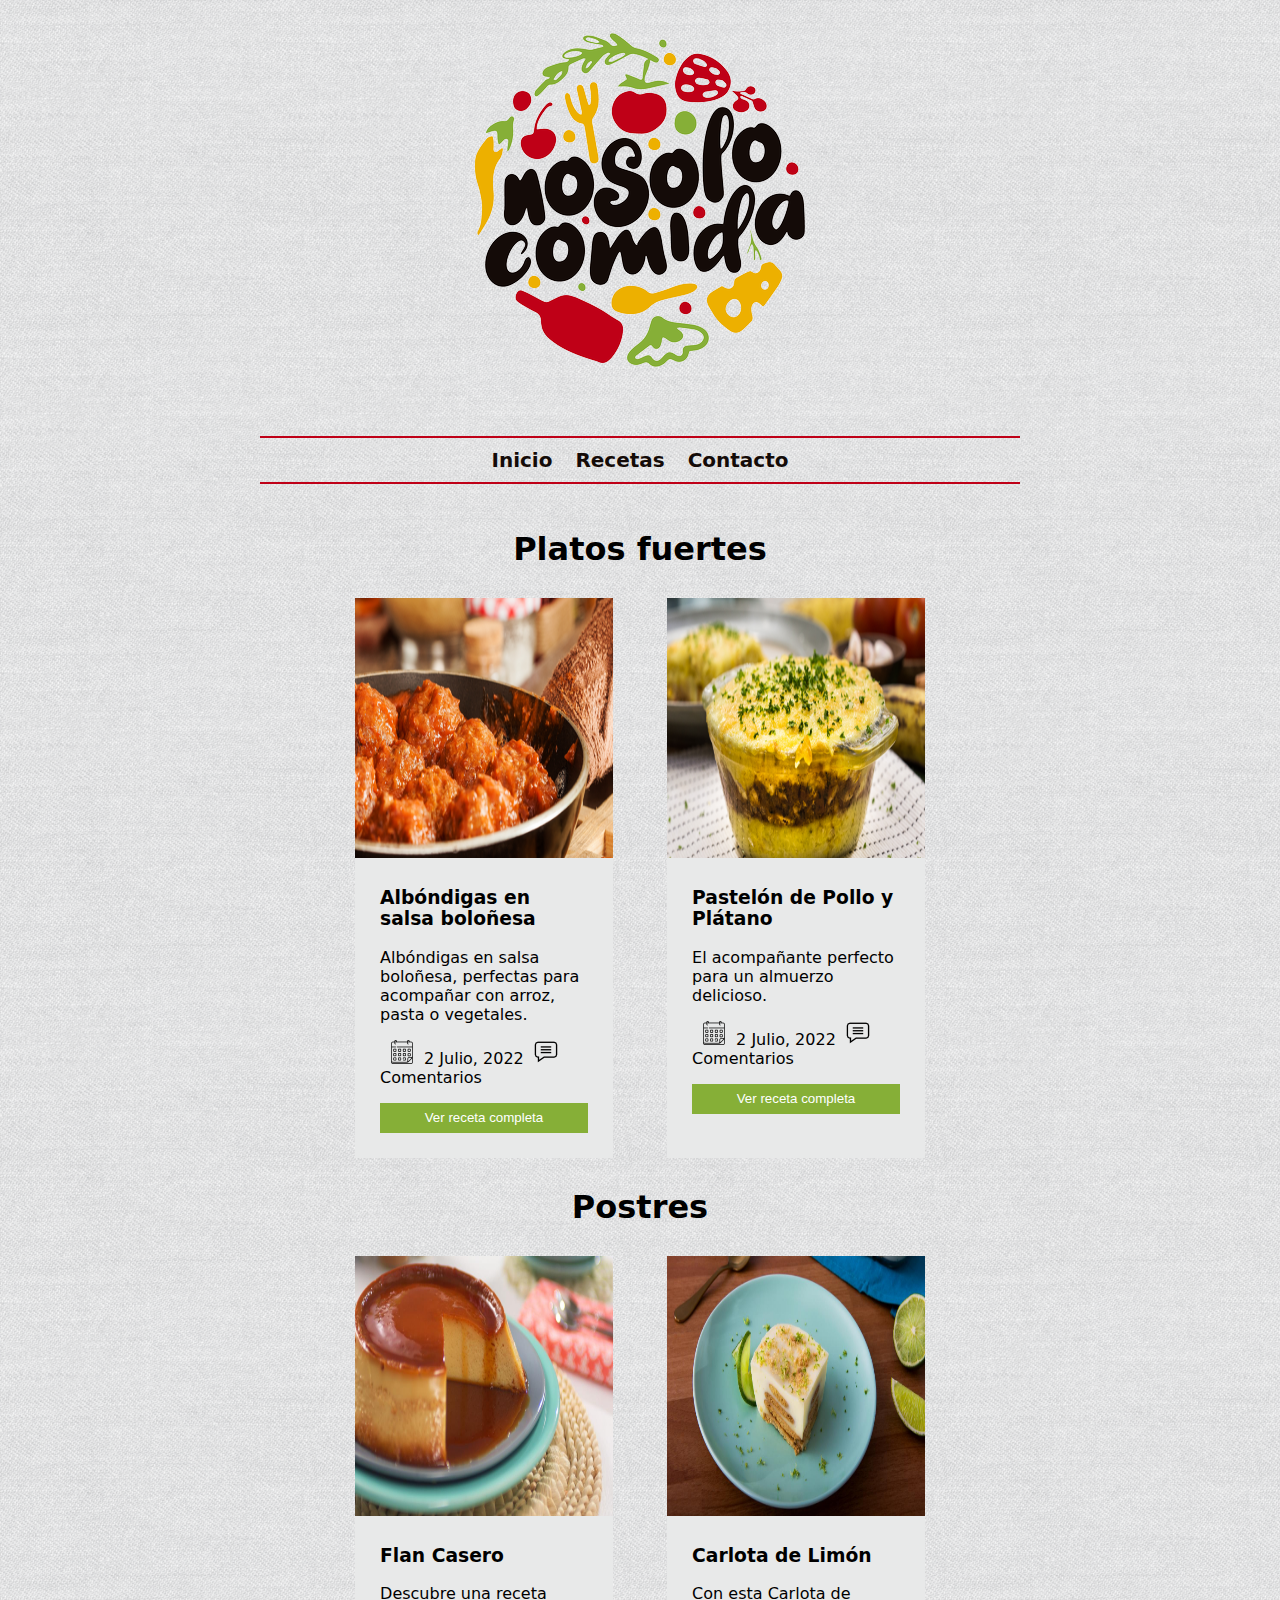
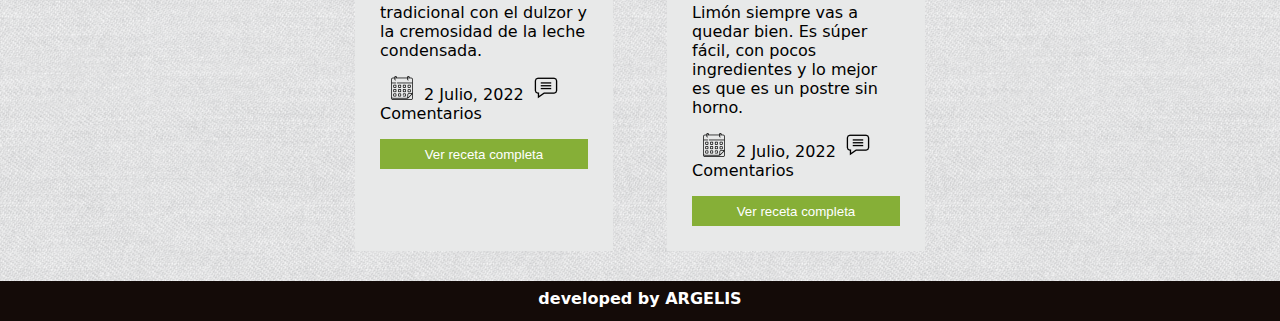
<file: recetas.html>
<!DOCTYPE html>
<html lang="en">
<head>
    <meta name="Description" content="Sitio web de recetas">
    <meta name="Keywords" content="recetas, comida, recetas">
    <meta charset="UTF-8">
    <meta http-equiv="X-UA-Compatible" content="IE=edge">
    <meta name="viewport" content="width=device-width, initial-scale=1.0">
    <link rel="stylesheet" href="styles.css">
    <title>nosofo comida recetas</title>
</head>
<body>
    <div id="caja">
        <header><a href="index.html"><img id="logo" src="img/logo.png" alt=""></a></header>
        <!--MENU-->
        <nav id="nav">
            <ol>
                <li><a href="index.html">Inicio</a></li>
                <li><a href="recetas.html">Recetas</a></li>
                <li><a href="contacto.html">Contacto</a></li>
            </ol>
        </nav>
         <!--Inicio pagina de recetas-->
        
         <h1 id="titulo">Platos fuertes</h1>
         <article id="article">
             <div id="card">
                 <img id="receta" src="img/albondigas.png" alt="">
                     <div id="relleno">
                     <h3>Albóndigas en salsa boloñesa</h3>
                     <p>Albóndigas en salsa boloñesa, perfectas para acompañar con arroz, pasta o vegetales.</p>
                     <p><img id="icon" src="img/calendario.png" alt="">2 Julio, 2022<img id="icon" src="img/comentario.png" alt="">Comentarios</p>
                     <a href="albondigas.html"><input id="btn" type="submit" value="Ver receta completa"></a>
                 </div>
             </div>
             <div id="card">
                 <img id="receta" src="img/pastel-pollo.png" alt="">
                     <div id="relleno">
                     <h3>Pastelón de Pollo y Plátano</h3>
                     <p>El acompañante perfecto para un almuerzo delicioso.</p>
                     <p><img id="icon" src="img/calendario.png" alt="">2 Julio, 2022<img id="icon" src="img/comentario.png" alt="">Comentarios</p>
                     <a href="pastelon.html"><input id="btn" type="submit" value="Ver receta completa"></a>
                 </div>
             </div>
         </article>
         <h1 id="titulo">Postres</h1>
         <article id="article">
             <div id="card">
                 <img id="receta" src="img/flan.jpg" alt="">
                     <div id="relleno">
                     <h3>Flan Casero</h3>
                     <p>Descubre una receta tradicional con el dulzor y la cremosidad de la leche condensada.</p>
                     <p><img id="icon" src="img/calendario.png" alt="">2 Julio, 2022<img id="icon" src="img/comentario.png" alt="">Comentarios</p>
                     <a href="flan.html"><input id="btn" type="submit" value="Ver receta completa"></a>
                 </div>
             </div>
             <div id="card">
                 <img id="receta" src="img/carlota.jpg" alt="">
                     <div id="relleno">
                     <h3>Carlota de Limón</h3>
                     <p>Con esta Carlota de Limón siempre vas a quedar bien. Es súper fácil, con pocos ingredientes y lo mejor es que es un postre sin horno.</p>
                     <p><img id="icon" src="img/calendario.png" alt="">2 Julio, 2022<img id="icon" src="img/comentario.png" alt="">Comentarios</p>
                     <a href="carlota.html"><input id="btn" type="submit" value="Ver receta completa"></a>
                 </div>
             </div>
         </article>

        <footer>developed by ARGELIS</footer>
    </div>
</body>
</html>
</file>
<file: styles.css>
body{
    font-family: system-ui, -apple-system, BlinkMacSystemFont, 'Segoe UI', Roboto, Oxygen, Ubuntu, Cantarell, 'Open Sans', 'Helvetica Neue', sans-serif;
    margin: 0% auto;
    padding: 0% auto;
    background-image: url("img/fondo.png");
}

#logo{
    margin-top: -50px;
    margin-bottom: -35px;
}

a{
    text-decoration: none;
    color: #140b08;
    font-weight: bold;
    font-size: 20px;
}

#caja{
    width: 100%;
    display: flex;
    flex-direction: column;
    justify-content: center;
}

header{
    display: flex;
    justify-content: center;
}

#nav{
    display: flex;
    justify-content: center;
}

#nav ol{
    border-top: 2.3px solid;
    border-bottom: 2.3px solid;
    border-color: #bf0017;
    list-style: none;
    
    padding: 0%;
    padding-top: 10px;
    padding-bottom: 10px;
    padding-left: 220px;
    padding-right: 220px;
    width: 25%;
    display: flex;
    flex-direction: row;
    flex-wrap: wrap;
    justify-content: space-around;
}

section{
    display: flex;
    flex-direction: column;
}

#titulo{
    text-align: center;
}

#bienvenida{
    color: #140b08;
    display: flex;
    flex-direction: column;
    align-items: center;
    text-align: left;
    width: 1903px;
    margin: 0% auto;
}

#sub1{
    margin-right: 49%;
}

#sub2{
    margin-right: 51%;
}

#cursiva{
    font-style: italic;
    font-weight: normal;
}

#underline{
    text-decoration: underline;
    font-weight: normal;
}

#categoria{
    display: flex;
    flex-direction: column;
    align-items: center;
    width: 1550px;
}

#platos{
    display: flex;
    height: 500px;
    transition-duration: 3s;
    box-shadow: 4px 4px 11px -6px rgba(0,0,0,1);
    -webkit-box-shadow: 4px 4px 11px -6px rgba(0,0,0,1);
    -moz-box-shadow: 4px 4px 11px -6px rgba(0,0,0,1);
}

#platos:first-child{
    background-image: url("img/plato-fuerte.jpg");
    background-position: center;
    background-size: 80%;
    background-attachment: fixed;
    background-repeat: no-repeat;
    margin-top: 40px;

    width: 53%;
    
}

#platos:first-child a{
    height: 500px;
    font-size: 50px;
    font-weight: bold;
    color: #86af37;
    display: block;
    text-align: center;
    line-height: 450px;
    margin: 0% auto;
}

#platos:first-child:hover{
    transition: all 0.3s linear;
    background-position: center;
    background-size: 81.5%;
    background-attachment: fixed;
    background-repeat: no-repeat;

    width: 53%;
    height: 500px;
}


#platos:nth-child(2){
    margin-top: 28px;
    background-image: url("img/postre.jpg");
    background-position: center;
    background-size: 80%;
    background-attachment: fixed;
    background-repeat: no-repeat;
    padding-top: 30px;

    width: 53%;
    height: 500px;
}

#platos:nth-child(2) a{
    font-size: 50px;
    font-weight: bold;
    color: #86af37;
    display: block;
    text-align: center;
    line-height: 450px;
    margin: 0% auto;
}

#platos:nth-child(2):hover{
    transition: all 0.3s linear;
    margin-top: 28px;
    background-position: center;
    background-size: 81.5%;
    background-attachment: fixed;
    background-repeat: no-repeat;

    width: 53%;
    height: 500px;
}

#article{
    margin: 0% auto;
    width: 53%;
    display: flex;
    justify-content: space-evenly;
}

#card{
    width: 38%;
    height: auto;
    background-color: #e8e9e9;
}

#receta{
    width: 100%;
    height: 260px;
}

#titulo{
    margin: 0% auto;
    padding: 30px;
}

#relleno{
    margin: 25px;
}

footer{
    margin-top: 30px;
    width: 100%;
    height: 40px;
    text-align: center;
    line-height: 35px;
    font-weight: bold;
    background-color: #140b08;
    color: white;
}

#btn{
    width: 100%;
    height: 30px;
    background-color: #86af37;
    border: #86af37;
    color: white;
}

/*--------pagina de contacto-------*/
#contacto{
    margin: auto;
    display: flex;
    justify-content: space-evenly;
    
    width: 70%;
    margin-top: 30px;
    margin-bottom: 30px;
}

#form{
    display: flex;
    flex-direction: column;
}

#form input{
    margin-bottom: 10px;
    
    height: 30px;
}

#form textarea{
    width: 340px; 
}

#btn_form{
    width: 165px;
}

#icono{
    margin-left: 10px;
}

#upper{
    text-transform: uppercase;
}

#btn_form{
    margin-top: 10px;
    width: 150px;
    height: 30px;
}

#btn_form:first-child{
    background-color: #86af37;
    border: #86af37;
    font-size: 16px;
    font-weight: bold;
}

#btn_form:nth-child(2){
    background-color: #edb000;
    border: #edb000;
    font-size: 16px;
    font-weight: bold;
}

#icon{
    margin-left: 10px;
    margin-right: 10px;
}

/*-------pagina de las recetas-------*/
#img-receta{
    margin-top: 30px;
    display: flex;
    flex-direction: column;
    align-self: center;
}

#img-receta h1{
    text-align: center;
    background-color: #86af37;
    margin-bottom: 0px;
    height: 60px;
    line-height: 54px;
    color: #e8e9e9;
}

#bar{
    margin: auto;
    border: 2px solid #edb000;
    background-color: #edb000;
    width: 800px;
    margin-top: 20px;
    height: 100px;
}

#bar ol{
    display: flex;
    flex-direction: row;
    justify-content: space-around;
}

#bar li{
    text-decoration: none;
    list-style: none;
    text-align: center;
}

#bar p{
    margin: 0px;
}

#ingredientes{
    border: #86af37;
    background-color: #86af37;
    color: #e8e9e9;
    width: 50%;
    display: flex;
    flex-direction: column;
    margin: auto;
    padding: 20px;
    margin-top: 30px;
}

#ingredientes p{
    margin: 0;
    margin-bottom: 5px;
    font-weight: bold;
}

#elaboracion{
    width: 50%;
    margin: auto;
}

#elaboracion b{
    font-size: 26px;
    margin-right: 10px;
}
</file>
